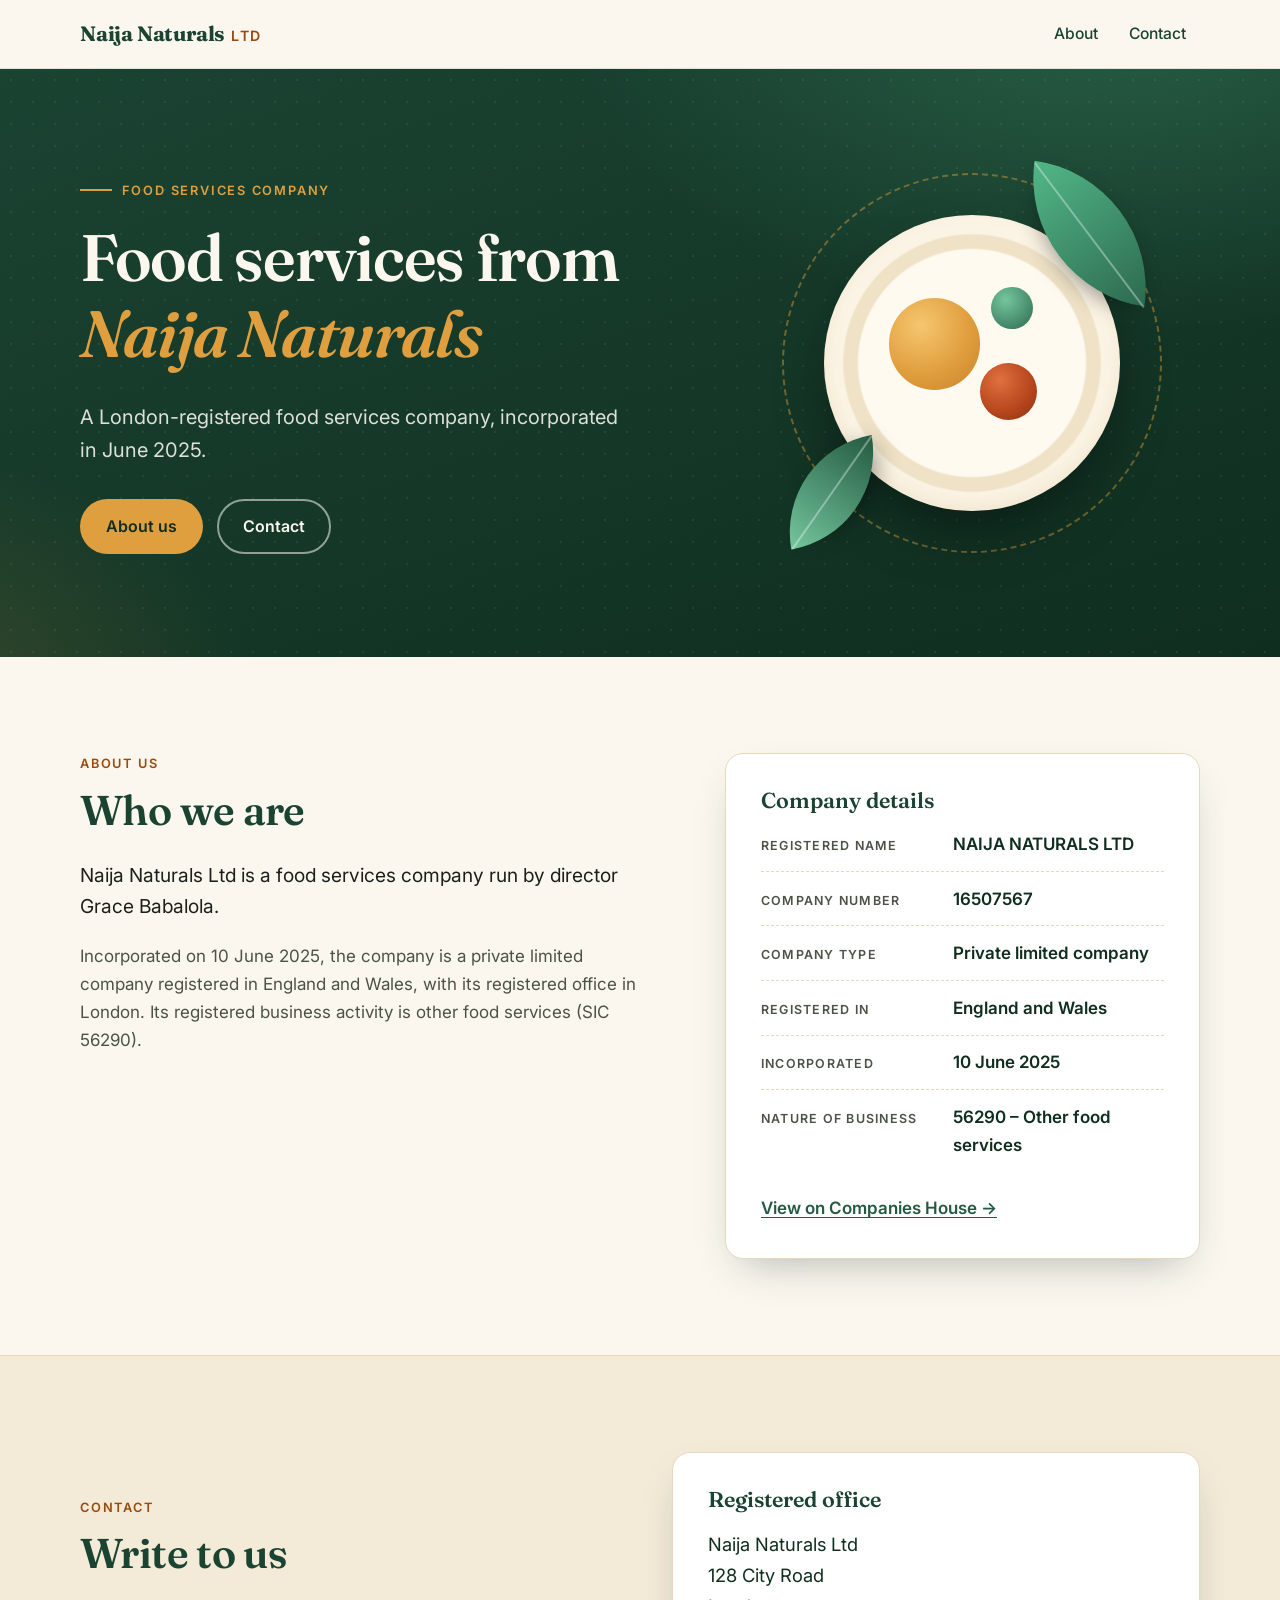
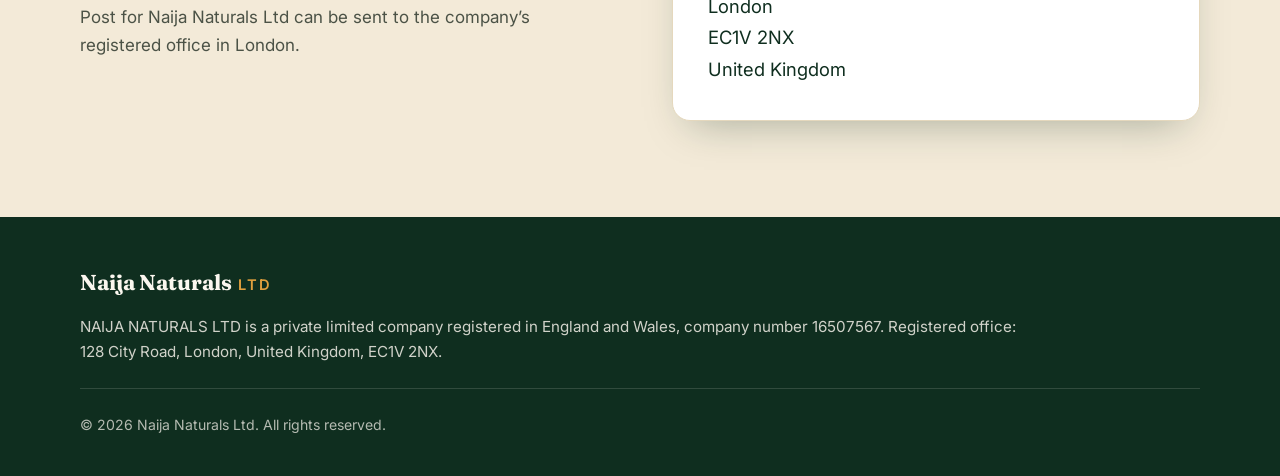
<file: index.html>
<!DOCTYPE html>
<html lang="en-GB">
<head>
  <meta charset="utf-8">
  <meta name="viewport" content="width=device-width, initial-scale=1">
  <title>Naija Naturals Ltd | Food services company, London</title>
  <meta name="description" content="Naija Naturals Ltd is a food services company registered in London, England. Private limited company, company number 16507567, incorporated in June 2025.">
  <link rel="canonical" href="https://naijanaturalsltd.shop/">
  <meta name="format-detection" content="telephone=no">
  <meta name="theme-color" content="#1b4332">
  <meta property="og:type" content="website">
  <meta property="og:site_name" content="Naija Naturals Ltd">
  <meta property="og:title" content="Naija Naturals Ltd | Food services company, London">
  <meta property="og:description" content="A London-registered food services company, incorporated in June 2025.">
  <meta property="og:url" content="https://naijanaturalsltd.shop/">
  <meta property="og:locale" content="en_GB">
  <link rel="preconnect" href="https://fonts.googleapis.com">
  <link rel="preconnect" href="https://fonts.gstatic.com" crossorigin>
  <link rel="stylesheet" href="https://fonts.googleapis.com/css2?family=Fraunces:ital,opsz,wght@0,9..144,600;0,9..144,700;1,9..144,600&family=Inter:wght@400;500;600&display=swap">
  <link rel="stylesheet" href="assets/css/style.css">
  <script type="application/ld+json">
  {
    "@context": "https://schema.org",
    "@type": "Organization",
    "name": "Naija Naturals Ltd",
    "legalName": "NAIJA NATURALS LTD",
    "url": "https://naijanaturalsltd.shop/",
    "description": "Food services company registered in London, England.",
    "foundingDate": "2025-06-10",
    "identifier": {
      "@type": "PropertyValue",
      "propertyID": "Companies House company number",
      "value": "16507567"
    },
    "address": {
      "@type": "PostalAddress",
      "streetAddress": "128 City Road",
      "addressLocality": "London",
      "postalCode": "EC1V 2NX",
      "addressCountry": "GB"
    },
    "sameAs": ["https://find-and-update.company-information.service.gov.uk/company/16507567"]
  }
  </script>
</head>
<body>
  <a class="skip-link" href="#main">Skip to main content</a>

  <header class="site-header">
    <div class="container header-inner">
      <a class="brand" href="#top">Naija Naturals <span class="brand-ltd">Ltd</span></a>
      <nav aria-label="Main">
        <ul class="nav-list">
          <li><a href="#about">About</a></li>
          <li><a href="#contact">Contact</a></li>
        </ul>
      </nav>
    </div>
  </header>

  <main id="main" tabindex="-1">
    <section class="hero" id="top" aria-labelledby="hero-title">
      <div class="container hero-inner">
        <div class="hero-copy">
          <p class="eyebrow">Food services company</p>
          <h1 id="hero-title">Food services from <em>Naija Naturals</em></h1>
          <p class="hero-lead">A London-registered food services company, incorporated in June 2025.</p>
          <div class="hero-actions">
            <a class="btn btn-primary" href="#about">About us</a>
            <a class="btn btn-ghost" href="#contact">Contact</a>
          </div>
        </div>
        <div class="hero-art" aria-hidden="true">
          <span class="art-ring"></span>
          <span class="art-plate"></span>
          <span class="art-leaf art-leaf-1"></span>
          <span class="art-leaf art-leaf-2"></span>
          <span class="art-dot art-dot-1"></span>
          <span class="art-dot art-dot-2"></span>
          <span class="art-dot art-dot-3"></span>
        </div>
      </div>
    </section>

    <section class="section" id="about" aria-labelledby="about-title">
      <div class="container about-grid">
        <div class="about-copy">
          <p class="section-kicker">About us</p>
          <h2 id="about-title">Who we are</h2>
          <p class="lead">Naija Naturals Ltd is a food services company run by director Grace Babalola.</p>
          <p>Incorporated on 10 June 2025, the company is a private limited company registered in England and Wales, with its registered office in London. Its registered business activity is other food services (SIC 56290).</p>
        </div>
        <div class="card details-card">
          <h3>Company details</h3>
          <dl class="details">
            <div><dt>Registered name</dt><dd>NAIJA NATURALS LTD</dd></div>
            <div><dt>Company number</dt><dd>16507567</dd></div>
            <div><dt>Company type</dt><dd>Private limited company</dd></div>
            <div><dt>Registered in</dt><dd>England and Wales</dd></div>
            <div><dt>Incorporated</dt><dd>10 June 2025</dd></div>
            <div><dt>Nature of business</dt><dd>56290 &ndash; Other food services</dd></div>
          </dl>
          <a class="text-link" href="https://find-and-update.company-information.service.gov.uk/company/16507567" target="_blank" rel="noopener">View on Companies House <span aria-hidden="true">&rarr;</span><span class="visually-hidden"> (opens in a new tab)</span></a>
        </div>
      </div>
    </section>

    <section class="section section-alt" id="contact" aria-labelledby="contact-title">
      <div class="container contact-grid">
        <div>
          <p class="section-kicker">Contact</p>
          <h2 id="contact-title">Write to us</h2>
          <p>Post for Naija Naturals Ltd can be sent to the company&rsquo;s registered office in London.</p>
        </div>
        <div class="card contact-card">
          <h3>Registered office</h3>
          <address>
            Naija Naturals Ltd<br>
            128 City Road<br>
            London<br>
            EC1V 2NX<br>
            United Kingdom
          </address>
        </div>
      </div>
    </section>
  </main>

  <footer class="site-footer">
    <div class="container">
      <p class="footer-brand">Naija Naturals <span class="brand-ltd">Ltd</span></p>
      <p class="footer-legal">NAIJA NATURALS LTD is a private limited company registered in England and Wales, company number 16507567. Registered office: 128 City Road, London, United Kingdom, EC1V 2NX.</p>
      <p class="footer-copy">&copy; 2026 Naija Naturals Ltd. All rights reserved.</p>
    </div>
  </footer>
</body>
</html>
</file>
<file: assets/css/style.css>
/* Naija Naturals Ltd */
:root {
  --green-950: #0f2e1f;
  --green-800: #1b4332;
  --green-700: #245a41;
  --green-600: #2d6a4f;
  --green-400: #52b788;
  --green-100: #e3efe6;
  --cream: #fbf7ef;
  --sand: #f3ead8;
  --sand-line: #e5d8bd;
  --amber: #e09f3e;
  --amber-dark: #9a4a0c;
  --pepper: #b5451b;
  --ink: #1c1f1a;
  --muted: #4b5246;
  --white: #ffffff;
  --radius: 18px;
  --shadow: 0 18px 40px -18px rgba(15, 46, 31, .35);
  --font-head: "Fraunces", Georgia, "Times New Roman", serif;
  --font-body: "Inter", system-ui, -apple-system, "Segoe UI", Roboto, Arial, sans-serif;
}

*, *::before, *::after { box-sizing: border-box; }

html {
  scroll-behavior: smooth;
  scroll-padding-top: 5rem;
  -webkit-text-size-adjust: 100%;
}

body {
  margin: 0;
  font-family: var(--font-body);
  font-size: 1.0625rem;
  line-height: 1.65;
  color: var(--ink);
  background: var(--cream);
}

h1, h2, h3 {
  font-family: var(--font-head);
  font-weight: 600;
  line-height: 1.15;
  margin: 0 0 .6em;
  color: var(--green-800);
}

p { margin: 0 0 1em; }

a { color: var(--green-700); }
a:hover { color: var(--amber-dark); }

:focus-visible {
  outline: 3px solid var(--amber-dark);
  outline-offset: 3px;
  border-radius: 4px;
}
.hero :focus-visible,
.site-footer :focus-visible { outline-color: var(--amber); }
main:focus { outline: none; }

.container {
  width: min(100% - 2.5rem, 1120px);
  margin-inline: auto;
}

.visually-hidden {
  position: absolute !important;
  width: 1px;
  height: 1px;
  padding: 0;
  margin: -1px;
  overflow: hidden;
  clip: rect(0 0 0 0);
  white-space: nowrap;
  border: 0;
}

.skip-link {
  position: absolute;
  left: 1rem;
  top: -100px;
  z-index: 100;
  padding: .75rem 1.1rem;
  border-radius: 10px;
  background: var(--green-800);
  color: var(--white);
  font-weight: 600;
  text-decoration: none;
}
.skip-link:focus { top: 1rem; color: var(--white); }

/* Header */
.site-header {
  position: sticky;
  top: 0;
  z-index: 50;
  background: rgba(251, 247, 239, .93);
  -webkit-backdrop-filter: saturate(140%) blur(10px);
  backdrop-filter: saturate(140%) blur(10px);
  border-bottom: 1px solid rgba(27, 67, 50, .12);
}

.header-inner {
  display: flex;
  align-items: center;
  justify-content: space-between;
  gap: 1rem;
  min-height: 4.25rem;
}

.brand {
  font-family: var(--font-head);
  font-size: 1.3rem;
  font-weight: 700;
  letter-spacing: -.01em;
  color: var(--green-800);
  text-decoration: none;
  white-space: nowrap;
}
.brand:hover { color: var(--green-800); }

.brand-ltd {
  margin-left: .15em;
  font-family: var(--font-body);
  font-size: .68em;
  font-weight: 600;
  letter-spacing: .12em;
  text-transform: uppercase;
  color: var(--amber-dark);
}

.nav-list {
  display: flex;
  gap: .25rem;
  margin: 0;
  padding: 0;
  list-style: none;
}

.nav-list a {
  display: inline-block;
  padding: .5rem .85rem;
  border-radius: 999px;
  font-size: .98rem;
  font-weight: 500;
  color: var(--green-800);
  text-decoration: none;
}
.nav-list a:hover { background: var(--green-100); color: var(--green-800); }

/* Hero */
.hero {
  position: relative;
  overflow: hidden;
  color: var(--cream);
  background:
    radial-gradient(900px 520px at 88% -10%, rgba(82, 183, 136, .28), transparent 62%),
    radial-gradient(700px 480px at -12% 112%, rgba(224, 159, 62, .2), transparent 60%),
    linear-gradient(160deg, var(--green-800) 0%, var(--green-950) 100%);
}

.hero::before {
  content: "";
  position: absolute;
  inset: 0;
  background-image: radial-gradient(rgba(251, 247, 239, .07) 1px, transparent 1.5px);
  background-size: 22px 22px;
  pointer-events: none;
}

.hero-inner {
  position: relative;
  display: grid;
  gap: 3rem;
  align-items: center;
  padding-block: clamp(3.5rem, 8vw, 6.5rem);
}

.eyebrow {
  display: inline-flex;
  align-items: center;
  gap: .6rem;
  margin-bottom: 1.2rem;
  font-size: .8rem;
  font-weight: 600;
  letter-spacing: .14em;
  text-transform: uppercase;
  color: var(--amber);
}
.eyebrow::before {
  content: "";
  width: 2rem;
  height: 2px;
  background: currentColor;
}

.hero h1 {
  margin-bottom: .45em;
  font-size: clamp(2.4rem, 6vw, 4.1rem);
  letter-spacing: -.02em;
  color: var(--cream);
}
.hero h1 em { font-style: italic; color: var(--amber); }

.hero-lead {
  max-width: 34rem;
  margin-bottom: 2rem;
  font-size: clamp(1.08rem, 1.6vw, 1.25rem);
  color: rgba(251, 247, 239, .88);
}

.hero-actions {
  display: flex;
  flex-wrap: wrap;
  gap: .85rem;
}

.btn {
  display: inline-flex;
  align-items: center;
  justify-content: center;
  min-height: 3rem;
  padding: .8rem 1.5rem;
  border: 2px solid transparent;
  border-radius: 999px;
  font-size: 1rem;
  font-weight: 600;
  text-decoration: none;
  transition: transform .15s ease, background-color .15s ease, border-color .15s ease;
}
.btn:hover { transform: translateY(-1px); }

.btn-primary { background: var(--amber); color: var(--green-950); }
.btn-primary:hover { background: #ebb15a; color: var(--green-950); }

.btn-ghost { border-color: rgba(251, 247, 239, .55); color: var(--cream); }
.btn-ghost:hover { background: rgba(251, 247, 239, .1); border-color: var(--cream); color: var(--cream); }

/* Hero art: CSS shapes only */
.hero-art {
  position: relative;
  width: min(100%, 260px);
  aspect-ratio: 1 / 1;
  margin-inline: auto;
}
.hero-art span { position: absolute; display: block; }

.art-ring {
  inset: 0;
  border: 2px dashed rgba(224, 159, 62, .45);
  border-radius: 50%;
}

.art-plate {
  inset: 11%;
  border-radius: 50%;
  background: radial-gradient(circle at 50% 50%, #fffaf0 0 54%, #efe2c6 55% 61%, #fbf4e4 62% 100%);
  box-shadow: 0 28px 60px -12px rgba(0, 0, 0, .45), inset 0 -6px 18px rgba(154, 74, 12, .08);
}

.art-leaf {
  aspect-ratio: 1 / 1;
  border-radius: 0 100% 0 100%;
  background: linear-gradient(135deg, var(--green-400), var(--green-600));
  box-shadow: 0 10px 24px -10px rgba(0, 0, 0, .45);
}
.art-leaf::after {
  content: "";
  position: absolute;
  top: 50%;
  left: -20%;
  right: -20%;
  height: 2px;
  background: rgba(255, 255, 255, .35);
  transform: rotate(45deg);
}
.art-leaf-1 { width: 34%; top: -1%; right: 2%; transform: rotate(8deg); }
.art-leaf-2 {
  width: 26%;
  bottom: 3%;
  left: 0;
  transform: rotate(-100deg);
  background: linear-gradient(135deg, #74c69d, var(--green-700));
}

.art-dot { aspect-ratio: 1 / 1; border-radius: 50%; }
.art-dot-1 {
  width: 24%;
  top: 33%;
  left: 28%;
  background: radial-gradient(circle at 35% 30%, #f6c66f, var(--amber) 55%, #c9822a);
}
.art-dot-2 {
  width: 15%;
  top: 50%;
  left: 52%;
  background: radial-gradient(circle at 35% 30%, #e0703f, var(--pepper) 60%, #8a3212);
}
.art-dot-3 {
  width: 11%;
  top: 30%;
  left: 55%;
  background: radial-gradient(circle at 35% 30%, #74c69d, var(--green-600));
}

/* Sections */
.section { padding-block: clamp(3.5rem, 8vw, 6rem); }
.section-alt { background: var(--sand); border-top: 1px solid var(--sand-line); }

.section-kicker {
  margin-bottom: .8rem;
  font-size: .8rem;
  font-weight: 600;
  letter-spacing: .14em;
  text-transform: uppercase;
  color: var(--amber-dark);
}

.section h2 {
  font-size: clamp(1.9rem, 4vw, 2.6rem);
  letter-spacing: -.015em;
}

.lead { font-size: 1.2rem; color: var(--ink); }
.about-copy p:last-child,
.contact-grid p:last-child { color: var(--muted); }

.about-grid,
.contact-grid {
  display: grid;
  gap: 2.5rem;
  align-items: start;
}

.card {
  padding: clamp(1.5rem, 3vw, 2.2rem);
  border: 1px solid var(--sand-line);
  border-radius: var(--radius);
  background: var(--white);
  box-shadow: var(--shadow);
}
.card h3 { margin-bottom: 1rem; font-size: 1.35rem; }

.details { margin: 0 0 1.4rem; }
.details div {
  display: grid;
  gap: .1rem;
  padding-block: .8rem;
  border-top: 1px dashed var(--sand-line);
}
.details div:first-child { padding-top: 0; border-top: 0; }
.details dt {
  font-size: .78rem;
  font-weight: 600;
  letter-spacing: .1em;
  text-transform: uppercase;
  color: var(--muted);
}
.details dd { margin: 0; font-weight: 600; color: var(--green-950); }

.text-link {
  font-weight: 600;
  color: var(--green-700);
  text-underline-offset: .2em;
}

.contact-card address {
  font-size: 1.15rem;
  font-style: normal;
  line-height: 1.7;
  color: var(--green-950);
}

/* Footer */
.site-footer {
  padding-block: 3rem 2.5rem;
  font-size: .95rem;
  color: rgba(251, 247, 239, .82);
  background: var(--green-950);
}
.footer-brand {
  margin-bottom: .8rem;
  font-family: var(--font-head);
  font-size: 1.35rem;
  font-weight: 700;
  color: var(--cream);
}
.site-footer .brand-ltd { color: var(--amber); }
.footer-legal { max-width: 60rem; }
.footer-copy {
  margin: 1.5rem 0 0;
  padding-top: 1.5rem;
  border-top: 1px solid rgba(251, 247, 239, .14);
  font-size: .88rem;
  color: rgba(251, 247, 239, .7);
}

/* Responsive */
@media (max-width: 420px) {
  .header-inner { gap: .5rem; }
  .brand { font-size: 1.05rem; }
  .nav-list a { padding: .5rem; font-size: .92rem; }
}

@media (max-width: 359px) {
  .site-header .brand-ltd { display: none; }
}

@media (min-width: 520px) {
  .details div {
    grid-template-columns: 11rem 1fr;
    gap: 1rem;
    align-items: baseline;
  }
}

@media (min-width: 860px) {
  .hero-inner { grid-template-columns: 1.15fr .85fr; }
  .hero-art { width: min(100%, 380px); }
}

@media (min-width: 900px) {
  .about-grid { grid-template-columns: 1.1fr .9fr; gap: 4rem; }
  .contact-grid { grid-template-columns: 1fr 1fr; gap: 4rem; align-items: center; }
}

@media (prefers-reduced-motion: reduce) {
  html { scroll-behavior: auto; }
  .btn { transition: none; }
  .btn:hover { transform: none; }
}
</file>
